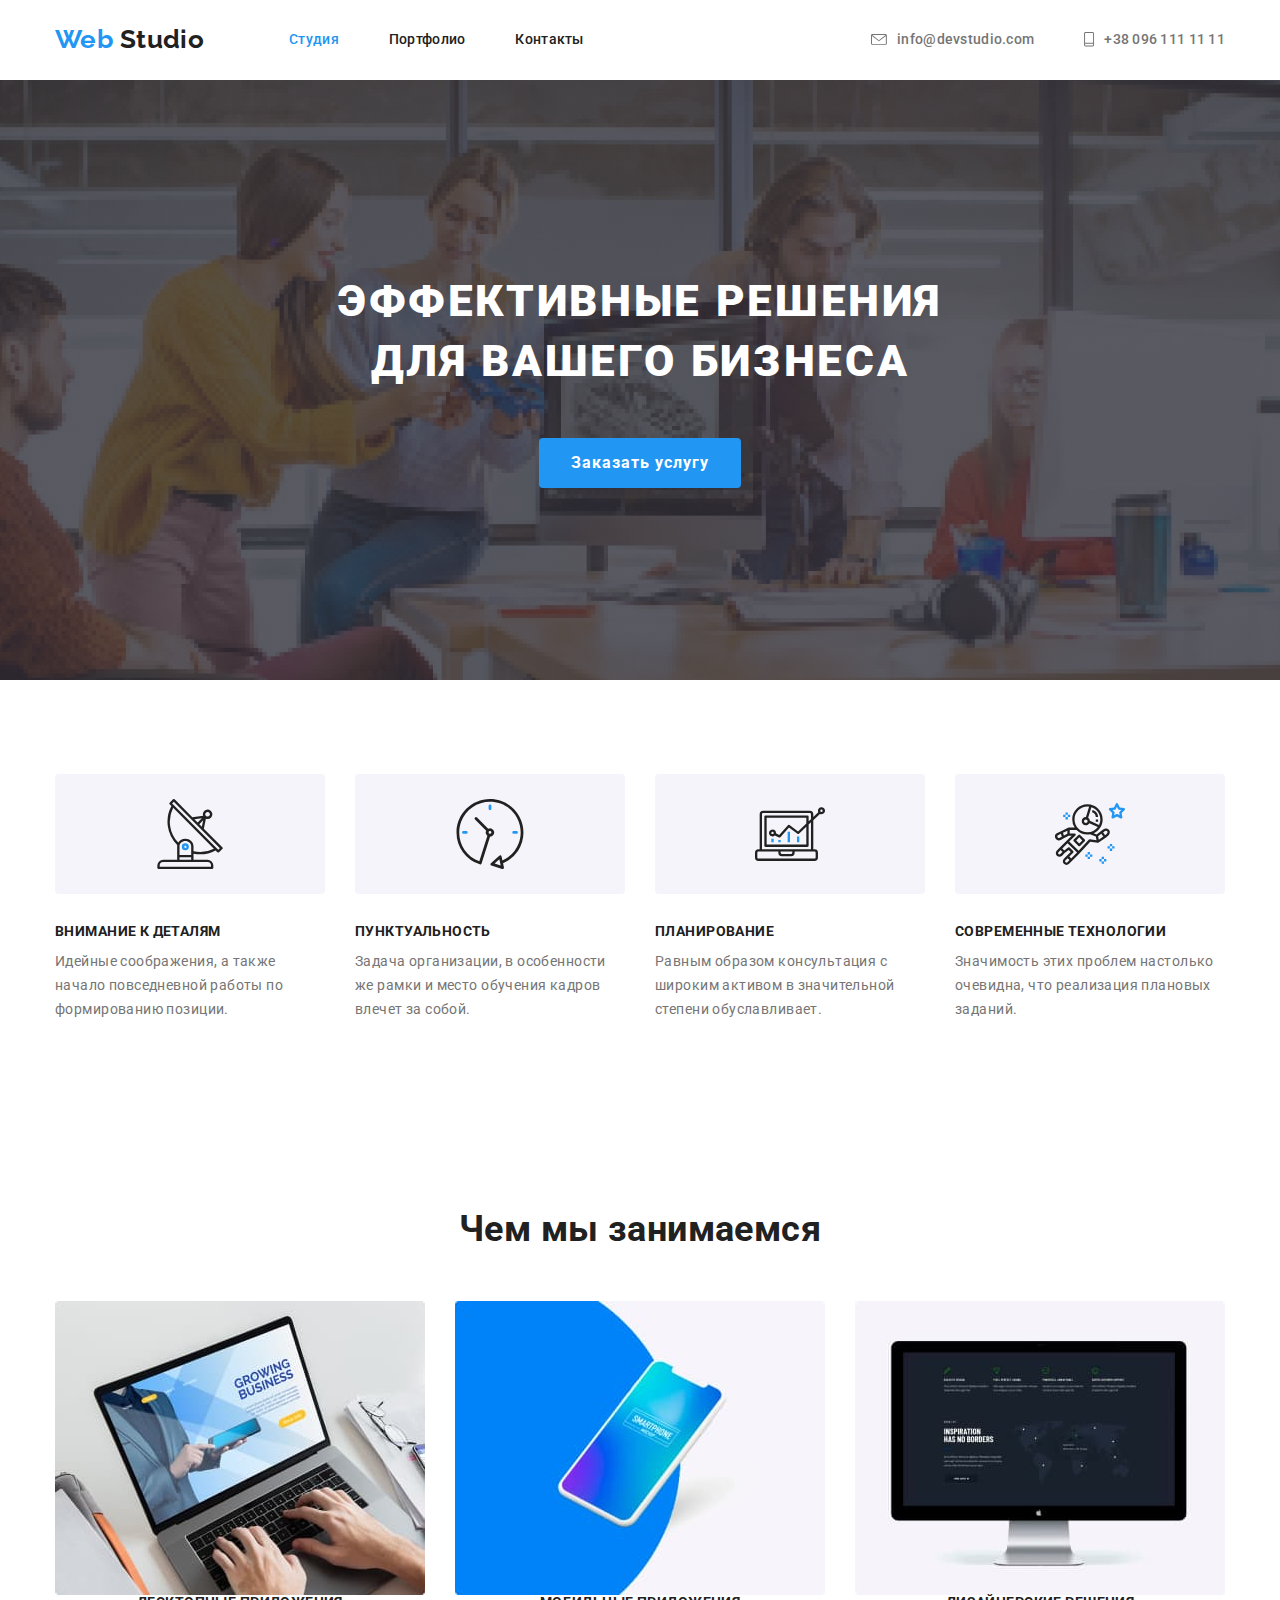
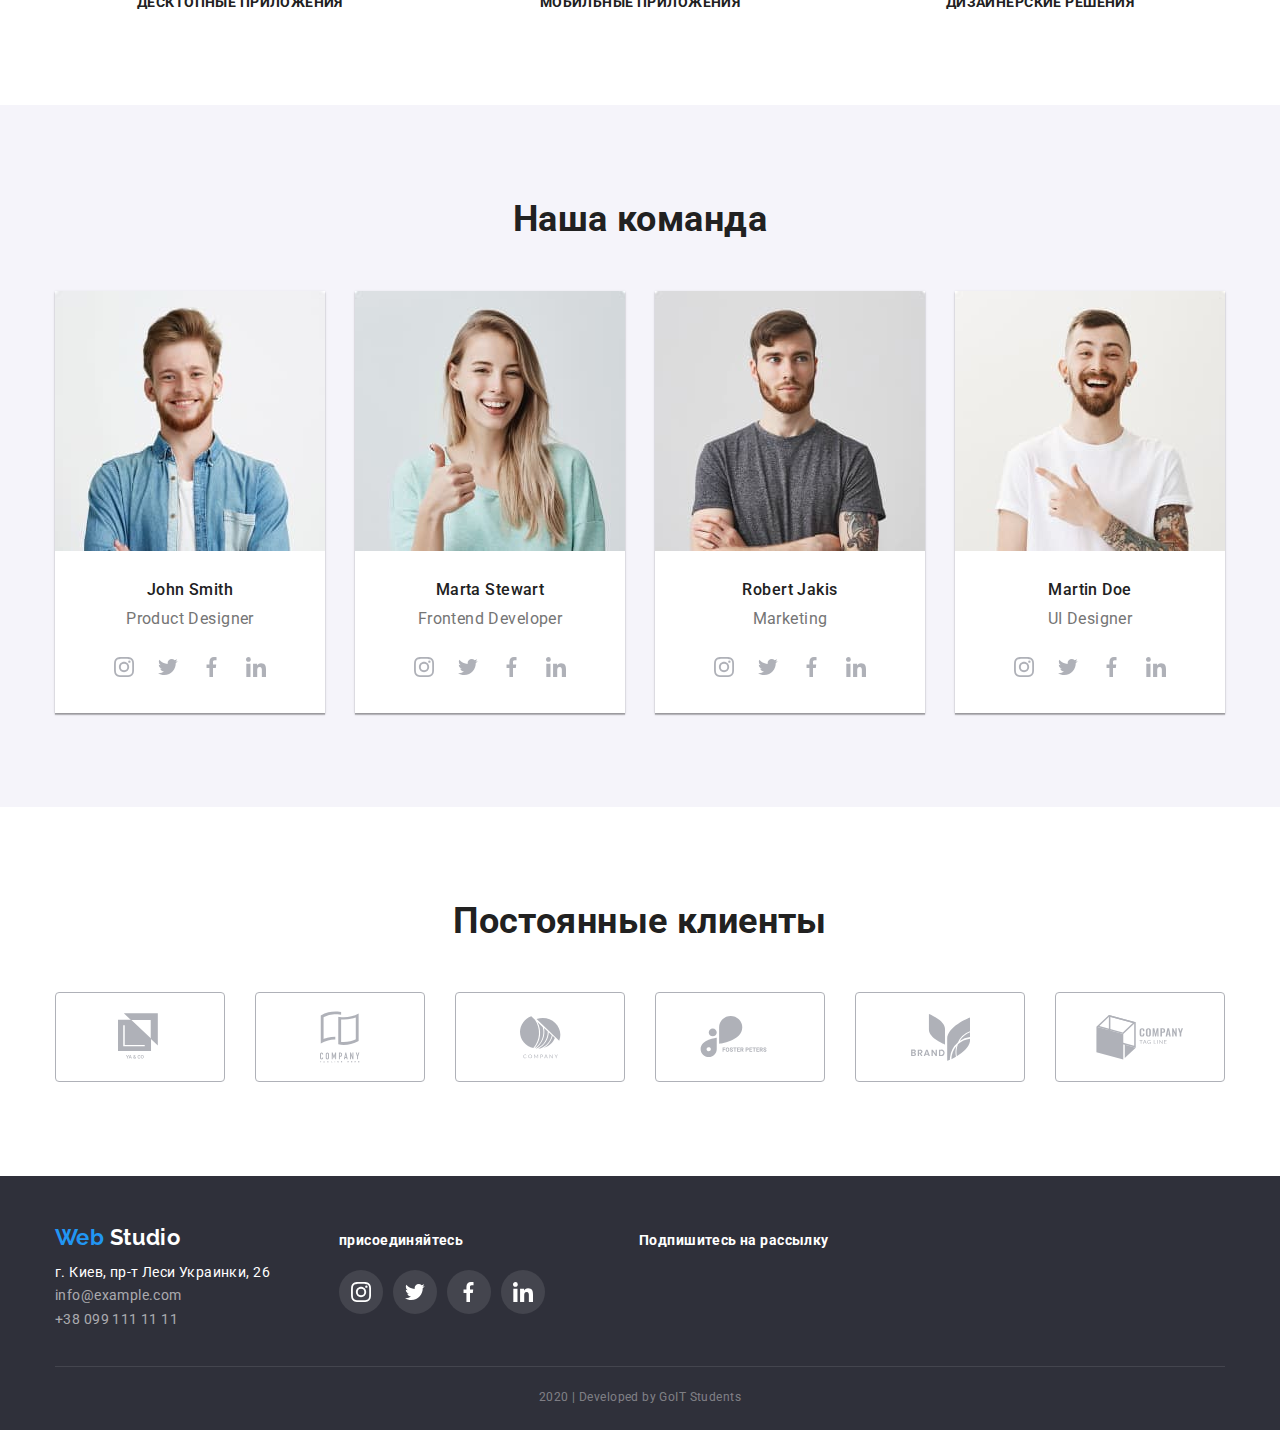
<file: index.html>
<!DOCTYPE html>
<html lang="ru">
  <head>
    <meta charset="UTF-8" />
    <meta name="viewport" content="width=device-width, initial-scale=1.0" />
    <title>Web Studio</title>
    <link
      href="https://fonts.googleapis.com/css2?family=Raleway:wght@700&family=Roboto:wght@400;500;700;900&display=swap"
      rel="stylesheet"
    />
    <link
      rel="stylesheet"
      href="https://cdnjs.cloudflare.com/ajax/libs/modern-normalize/0.6.0/modern-normalize.min.css"
    />
    <link rel="stylesheet" href="./css/styles.css" />
  </head>

  <body>
    <!-- Website navigation -->
    <header class="heder">
      <div class="container page-header">
        <nav class="main-nav">
          <a href="" class="logo black"
            ><span class="accent">Web</span> Studio</a
          >
          <ul class="site-nav list">
            <li class="item">
              <a class="link current" href="./index.html">Студия</a>
            </li>
            <li class="item">
              <a class="link" href="./portfolio.html">Портфолио</a>
            </li>
            <li class="item"><a class="link" href="">Контакты</a></li>
          </ul>
        </nav>
        <ul class="contacts list">
          <li class="item">
            <a
              class="link"
              href="mailto:nfo@devstudio.com"
              aria-label="Иконка мейл"
            >
              <svg class="contacts-icon" width="16" height="11">
                <use href="./images/sprite.svg#icon-mail"></use>
              </svg>
              info@devstudio.com
            </a>
          </li>
          <li class="item">
            <a
              class="link"
              href="tel:+380961111111"
              aria-label="Иконка телефона"
            >
              <svg class="contacts-icon" width="10" height="15">
                <use href="./images/sprite.svg#icon-phone"></use>
              </svg>
              +38 096 111 11 11
            </a>
          </li>
        </ul>
      </div>
    </header>
    <main>
      <!-- Website Hero -->
      <section class="hero">
        <div class="hero-container">
          <h1 class="hero-title">
            эффективные решения<br />для вашего бизнеса
          </h1>
          <a href="" class="button">Заказать услугу</a>
        </div>
      </section>
      <!-- Features -->
      <section class="section">
        <div class="container">
          <h2 class="section-title visually-hidden">Features</h2>
          <ul class="features list">
            <li class="item">
              <div class="features-icon-background">
                <svg class="features-icon">
                  <use href="./images/sprite.svg#antenna"></use>
                </svg>
              </div>
              <h3 class="features-title">Внимание к деталям</h3>
              <p class="text">
                Идейные соображения, а также начало повседневной работы по
                формированию позиции.
              </p>
            </li>
            <li class="item">
              <div class="features-icon-background">
                <svg class="features-icon">
                  <use href="./images/sprite.svg#clock"></use>
                </svg>
              </div>
              <h3 class="features-title">Пунктуальность</h3>
              <p class="text">
                Задача организации, в особенности же рамки и место обучения
                кадров влечет за собой.
              </p>
            </li>
            <li class="item">
              <div class="features-icon-background">
                <svg class="features-icon">
                  <use href="./images/sprite.svg#diagram"></use>
                </svg>
              </div>
              <h3 class="features-title">Планирование</h3>
              <p class="text">
                Равным образом консультация с широким активом в значительной
                степени обуславливает.
              </p>
            </li>
            <li class="item">
              <div class="features-icon-background">
                <svg class="features-icon">
                  <use href="./images/sprite.svg#astronaut"></use>
                </svg>
              </div>
              <h3 class="features-title">Современные технологии</h3>
              <p class="text">
                Значимость этих проблем настолько очевидна, что реализация
                плановых заданий.
              </p>
            </li>
          </ul>
        </div>
      </section>
      <!-- Services -->
      <section class="section">
        <div class="container">
          <h2 class="section-title">Чем мы занимаемся</h2>
          <ul class="services list">
            <li class="item">
              <a class="link-decoration" href=""
                ><img
                  src="./images/img-note.jpg"
                  alt="Изображение ноутбука"
                  width="370"
                  height="294"
              /></a>
              <h3 class="services-title">Десктопные приложения</h3>
            </li>
            <li class="item">
              <a class="link-decoration" href=""
                ><img
                  src="./images/box.jpg"
                  alt="Изображение телефона"
                  width="370"
                  height="294"
              /></a>
              <h3 class="services-title">Мобильные приложения</h3>
            </li>
            <li class="item">
              <a class="link-decoration" href=""
                ><img
                  src="./images/img-mon.jpg"
                  alt="Изображения монитора"
                  width="370"
                  height="294"
              /></a>
              <h3 class="services-title">Дизайнерские решения</h3>
            </li>
          </ul>
        </div>
      </section>
      <!-- Team -->
      <section class="section background-accent">
        <div class="container title-padding">
          <h2 class="section-title">Наша команда</h2>
          <ul class="team list">
            <li class="item">
              <img
                class="team-image"
                src="./images/team1.jpg"
                alt="Фото Джон Смит"
                width="270"
                height="260"
              />
              <h3 class="team-name">John Smith</h3>
              <p class="team-profession">Product Designer</p>
              <ul class="social list">
                <li>
                  <a
                    href=""
                    class="link-decoration"
                    aria-label="Иконка инстаграм"
                  >
                    <svg class="soc-icon" width="20" height="20">
                      <use href="./images/sprite.svg#instagram"></use>
                    </svg>
                  </a>
                </li>
                <li>
                  <a href="" class="link-decoration" aria-label="Иконка твитер">
                    <svg class="soc-icon" width="20" height="20">
                      <use href="./images/sprite.svg#twitter"></use>
                    </svg>
                  </a>
                </li>
                <li>
                  <a
                    href=""
                    class="link-decoration"
                    aria-label="Иконка фейсбук"
                  >
                    <svg class="soc-icon" width="20" height="20">
                      <use href="./images/sprite.svg#facebook"></use>
                    </svg>
                  </a>
                </li>
                <li>
                  <a
                    href=""
                    class="link-decoration"
                    aria-label="Иконка линкедИн"
                  >
                    <svg class="soc-icon" width="20" height="20">
                      <use href="./images/sprite.svg#linkedin"></use>
                    </svg>
                  </a>
                </li>
              </ul>
            </li>
            <li class="item">
              <img
                class="team-image"
                src="./images/team2.jpg"
                alt="Фото Марта Стиварт"
                width="270"
                height="260"
              />
              <h3 class="team-name">Marta Stewart</h3>
              <p class="team-profession">Frontend Developer</p>
              <ul class="social list">
                <li>
                  <a
                    href=""
                    class="link-decoration"
                    aria-label="Иконка инстаграм"
                  >
                    <svg class="soc-icon" width="20" height="20">
                      <use href="./images/sprite.svg#instagram"></use>
                    </svg>
                  </a>
                </li>
                <li>
                  <a href="" class="link-decoration" aria-label="Иконка твитер">
                    <svg class="soc-icon" width="20" height="20">
                      <use href="./images/sprite.svg#twitter"></use>
                    </svg>
                  </a>
                </li>
                <li>
                  <a
                    href=""
                    class="link-decoration"
                    aria-label="Иконка фейсбук"
                  >
                    <svg class="soc-icon" width="20" height="20">
                      <use href="./images/sprite.svg#facebook"></use>
                    </svg>
                  </a>
                </li>
                <li>
                  <a
                    href=""
                    class="link-decoration"
                    aria-label="Иконка линкедИн"
                  >
                    <svg class="soc-icon" width="20" height="20">
                      <use href="./images/sprite.svg#linkedin"></use>
                    </svg>
                  </a>
                </li>
              </ul>
            </li>
            <li class="item">
              <img
                class="team-image"
                src="./images/team3.jpg"
                alt="Фото Роберт Джакис"
                width="270"
                height="260"
              />
              <h3 class="team-name">Robert Jakis</h3>
              <p class="team-profession">Marketing</p>
              <ul class="social list">
                <li>
                  <a
                    href=""
                    class="link-decoration"
                    aria-label="Иконка инстаграм"
                  >
                    <svg class="soc-icon" width="20" height="20">
                      <use href="./images/sprite.svg#instagram"></use>
                    </svg>
                  </a>
                </li>
                <li>
                  <a href="" class="link-decoration" aria-label="Иконка твитер">
                    <svg class="soc-icon" width="20" height="20">
                      <use href="./images/sprite.svg#twitter"></use>
                    </svg>
                  </a>
                </li>
                <li>
                  <a
                    href=""
                    class="link-decoration"
                    aria-label="Иконка фейсбук"
                  >
                    <svg class="soc-icon" width="20" height="20">
                      <use href="./images/sprite.svg#facebook"></use>
                    </svg>
                  </a>
                </li>
                <li>
                  <a
                    href=""
                    class="link-decoration"
                    aria-label="Иконка линкедИн"
                  >
                    <svg class="soc-icon" width="20" height="20">
                      <use href="./images/sprite.svg#linkedin"></use>
                    </svg>
                  </a>
                </li>
              </ul>
            </li>
            <li class="item">
              <img
                class="team-image"
                src="./images/team4.jpg"
                alt="Фото Мартин До"
                width="270"
                height="260"
              />
              <h3 class="team-name">Martin Doe</h3>
              <p class="team-profession">UI Designer</p>
              <ul class="social list">
                <li>
                  <a
                    href=""
                    class="link-decoration"
                    aria-label="Иконка инстаграм"
                  >
                    <svg class="soc-icon" width="20" height="20">
                      <use href="./images/sprite.svg#instagram"></use>
                    </svg>
                  </a>
                </li>
                <li>
                  <a href="" class="link-decoration" aria-label="Иконка твитер">
                    <svg class="soc-icon" width="20" height="20">
                      <use href="./images/sprite.svg#twitter"></use>
                    </svg>
                  </a>
                </li>
                <li>
                  <a
                    href=""
                    class="link-decoration"
                    aria-label="Иконка фейсбук"
                  >
                    <svg class="soc-icon" width="20" height="20">
                      <use href="./images/sprite.svg#facebook"></use>
                    </svg>
                  </a>
                </li>
                <li>
                  <a
                    href=""
                    class="link-decoration"
                    aria-label="Иконка линкедИн"
                  >
                    <svg class="soc-icon" width="20" height="20">
                      <use href="./images/sprite.svg#linkedin"></use>
                    </svg>
                  </a>
                </li>
              </ul>
            </li>
          </ul>
        </div>
      </section>
      <!-- Regular client -->
      <section class="section">
        <div class="container">
          <h2 class="section-title">Постоянные клиенты</h2>
          <ul class="client list">
            <li class="item">
              <a href="" class="link-decoration" aria-label="Логотип компании">
                <svg class="client-logo" width="44" height="49">
                  <use href="./images/sprite.svg#logo1"></use>
                </svg>
              </a>
            </li>
            <li class="item">
              <a href="" class="link-decoration" aria-label="Логотип компании">
                <svg class="client-logo" width="40" height="52">
                  <use href="./images/sprite.svg#logo2"></use>
                </svg>
              </a>
            </li>
            <li class="item">
              <a href="" class="link-decoration" aria-label="Логотип компании">
                <svg class="client-logo" width="41" height="43">
                  <use href="./images/sprite.svg#logo3"></use>
                </svg>
              </a>
            </li>
            <li class="item">
              <a href="" class="link-decoration" aria-label="Логотип компании">
                <svg class="client-logo" width="80" height="42">
                  <use href="./images/sprite.svg#logo4"></use>
                </svg>
              </a>
            </li>
            <li class="item">
              <a href="" class="link-decoration" aria-label="Логотип компании">
                <svg class="client-logo" width="59" height="47">
                  <use href="./images/sprite.svg#logo5"></use>
                </svg>
              </a>
            </li>
            <li class="item">
              <a href="" class="link-decoration" aria-label="Логотип компании">
                <svg class="client-logo" width="88" height="45">
                  <use href="./images/sprite.svg#logo6"></use>
                </svg>
              </a>
            </li>
          </ul>
        </div>
      </section>
    </main>
    <!-- Footer -->
    <footer class="footer">
      <div class="container">
        <div class="footer-container">
          <div class="address-container">
            <a class="logo white" href="#"
              ><span class="accent">Web</span> Studio</a
            >
            <address class="address-footer">
              г. Киев, пр-т Леси Украинки, 26<br />
              <a href="mailto:info@example.com" class="link">info@example.com</a
              ><br />
              <a href="tel:+380991111111" class="link">+38 099 111 11 11</a>
            </address>
          </div>
          <div class="link-conteiner">
            <p class="subscription">присоединяйтесь</p>
            <ul class="social list">
              <li>
                <a
                  href="#"
                  class="link-decoration footer-soc"
                  aria-label="Иконка инстаграм"
                >
                  <svg class="soc-icon" width="20" height="20">
                    <use href="./images/sprite.svg#instagram"></use>
                  </svg>
                </a>
              </li>
              <li>
                <a
                  href="#"
                  class="link-decoration footer-soc"
                  aria-label="Иконка твитер"
                >
                  <svg class="soc-icon" width="20" height="20">
                    <use href="./images/sprite.svg#twitter"></use>
                  </svg>
                </a>
              </li>
              <li>
                <a
                  href="#"
                  class="link-decoration footer-soc"
                  aria-label="Иконка фейсбук"
                >
                  <svg class="soc-icon" width="20" height="20">
                    <use href="./images/sprite.svg#facebook"></use>
                  </svg>
                </a>
              </li>
              <li>
                <a
                  href="#"
                  class="link-decoration footer-soc no-margin"
                  aria-label="Иконка линкедИн"
                >
                  <svg class="soc-icon" width="20" height="20">
                    <use href="./images/sprite.svg#linkedin"></use>
                  </svg>
                </a>
              </li>
            </ul>
          </div>
          <p class="subscription">Подпишитесь на рассылку</p>
        </div>
        <p class="copyright">2020 &#124; Developed by GoIT Students</p>
      </div>
    </footer>
  </body>
</html>
</file>
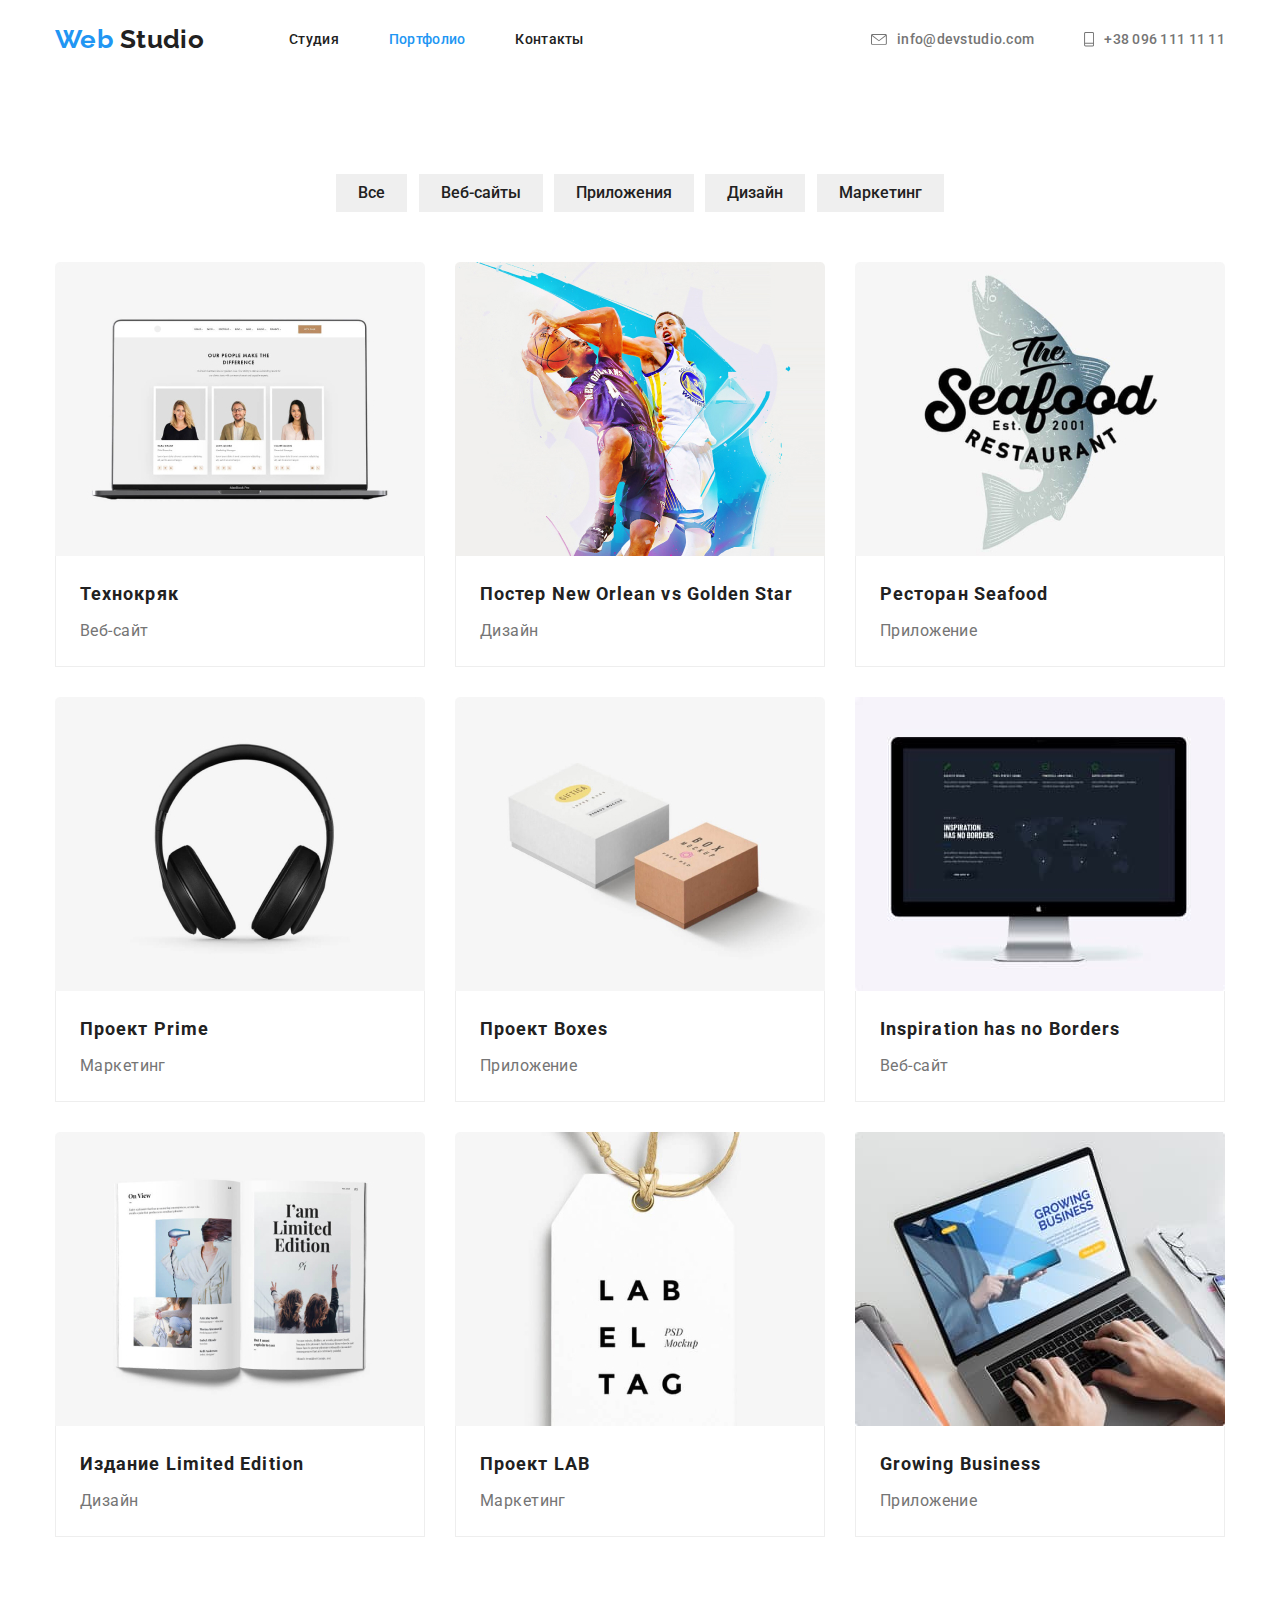
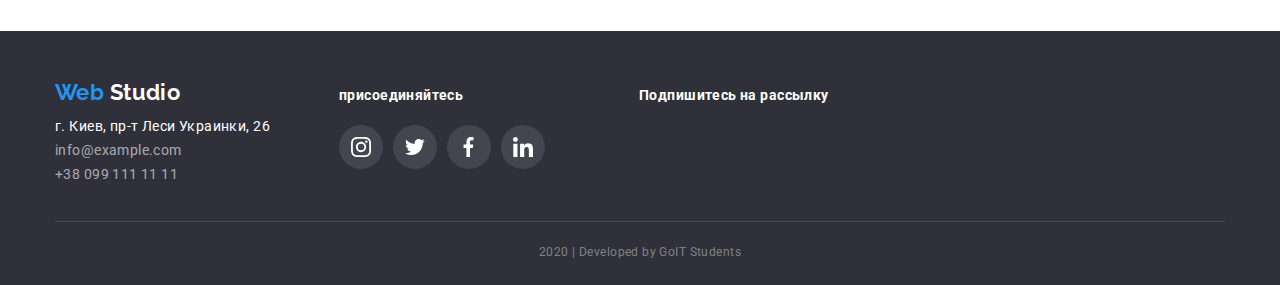
<file: portfolio.html>
<!DOCTYPE html>
<html lang="ru">
  <head>
    <meta charset="UTF-8" />
    <meta name="viewport" content="width=device-width, initial-scale=1.0" />
    <title>Web Studio</title>
    <link
      href="https://fonts.googleapis.com/css2?family=Raleway:wght@700&family=Roboto:wght@400;500;700;900&display=swap"
      rel="stylesheet"
    />
    <link
      rel="stylesheet"
      href="https://cdnjs.cloudflare.com/ajax/libs/modern-normalize/0.6.0/modern-normalize.min.css"
    />
    <link rel="stylesheet" href="./css/styles.css" />
  </head>

  <body>
    <!-- Website navigation -->
    <header class="heder">
      <div class="container page-header">
        <nav class="main-nav">
          <a href="#" class="logo black"
            ><span class="accent">Web</span> Studio</a
          >
          <ul class="site-nav list">
            <li class="item"><a class="link" href="./index.html">Студия</a></li>
            <li class="item">
              <a class="link current" href="./portfolio.html">Портфолио</a>
            </li>
            <li class="item"><a class="link" href="">Контакты</a></li>
          </ul>
        </nav>
        <ul class="contacts list">
          <li class="item">
            <a
              class="link"
              href="mailto:nfo@devstudio.com"
              aria-label="Иконка мейл"
            >
              <svg class="contacts-icon" width="16" height="11">
                <use href="./images/sprite.svg#icon-mail"></use>
              </svg>
              info@devstudio.com
            </a>
          </li>
          <li class="item">
            <a
              class="link"
              href="tel:+380961111111"
              aria-label="Иконка телефона"
            >
              <svg class="contacts-icon" width="10" height="15">
                <use href="./images/sprite.svg#icon-phone"></use>
              </svg>
              +38 096 111 11 11
            </a>
          </li>
        </ul>
      </div>
    </header>
    <main>
      <!-- Portfolio -->
      <section class="portfolio">
        <div class="container">
          <h1 class="portfolio-title center visually-hidden">Портфолио</h1>
          <div class="section-btn">
            <button type="button" class="btn">Все</button>
            <button type="button" class="btn">Веб-сайты</button>
            <button type="button" class="btn">Приложения</button>
            <button type="button" class="btn">Дизайн</button>
            <button type="button" class="btn">Маркетинг</button>
          </div>
          <ul class="portfolio-list list">
            <li class="item">
              <a href="#" class="link-decoration">
                <img
                  class="portfolio-img"
                  src="./images/pr1.jpg"
                  alt="Изображение ноутбука"
                  width="370"
                  height="294"
                />
                <div class="card-content">
                  <h2 class="portfolio-subtitle">Технокряк</h2>
                  <p class="portfolio-desc">Веб-сайт</p>
                </div>
              </a>
              <!-- <p class="portfolio-excerpt">Технокряк это современная площадка распространения коронавируса. Компании используют эту платформу для цифрового шпионажа и атак на защищённые сервера конкурентов.</p> -->
            </li>
            <li class="item">
              <a href="#" class="link-decoration">
                <img
                  class="portfolio-img"
                  src="./images/pr2.jpg"
                  alt="Постер баскетбол"
                  width="370"
                  height="294"
                />

                <div class="card-content">
                  <h2 class="portfolio-subtitle">
                    Постер New Orlean vs Golden Star
                  </h2>
                  <p class="portfolio-desc">Дизайн</p>
                </div>
              </a>
              <!-- <p class="portfolio-excerpt">Технокряк это современная площадка распространения коронавируса. Компании используют эту платформу для цифрового шпионажа и атак на защищённые сервера конкурентов.</p> -->
            </li>
            <li class="item">
              <a href="#" class="link-decoration">
                <img
                  class="portfolio-img"
                  src="./images/pr3.jpg"
                  alt="Изображение логотипа ресторана"
                  width="370"
                  height="294"
                />
                <div class="card-content">
                  <h2 class="portfolio-subtitle">Ресторан Seafood</h2>
                  <p class="portfolio-desc">Приложение</p>
                </div>
              </a>
              <!-- <p class="portfolio-excerpt">Технокряк это современная площадка распространения коронавируса. Компании используют эту платформу для цифрового шпионажа и атак на защищённые сервера конкурентов.</p> -->
            </li>
            <li class="item">
              <a href="#" class="link-decoration">
                <img
                  class="portfolio-img"
                  src="./images/pr4.jpg"
                  alt="Изображение наушников"
                  width="370"
                  height="294"
                />
                <div class="card-content">
                  <h2 class="portfolio-subtitle">Проект Prime</h2>
                  <p class="portfolio-desc">Маркетинг</p>
                </div>
              </a>
              <!-- <p class="portfolio-excerpt">Технокряк это современная площадка распространения коронавируса. Компании используют эту платформу для цифрового шпионажа и атак на защищённые сервера конкурентов.</p> -->
            </li>
            <li class="item">
              <a href="#" class="link-decoration">
                <img
                  class="portfolio-img"
                  src="./images/pr5.jpg"
                  alt="Изображение коробок"
                  width="370"
                  height="294"
                />
                <div class="card-content">
                  <h2 class="portfolio-subtitle">Проект Boxes</h2>
                  <p class="portfolio-desc">Приложение</p>
                </div>
              </a>
              <!-- <p class="portfolio-excerpt">Технокряк это современная площадка распространения коронавируса. Компании используют эту платформу для цифрового шпионажа и атак на защищённые сервера конкурентов.</p> -->
            </li>
            <li class="item">
              <a href="#" class="link-decoration">
                <img
                  class="portfolio-img"
                  src="./images/img-mon.jpg"
                  alt="Изображение монитора"
                  width="370"
                  height="294"
                />
                <div class="card-content">
                  <h2 class="portfolio-subtitle">Inspiration has no Borders</h2>
                  <p class="portfolio-desc">Веб-сайт</p>
                </div>
              </a>
              <!-- <p class="portfolio-excerpt">Технокряк это современная площадка распространения коронавируса. Компании используют эту платформу для цифрового шпионажа и атак на защищённые сервера конкурентов.</p> -->
            </li>
            <li class="item">
              <a href="#" class="link-decoration">
                <img
                  class="portfolio-img"
                  src="./images/pr7.jpg"
                  alt="Изображение журнала"
                  width="370"
                  height="294"
                />
                <div class="card-content">
                  <h2 class="portfolio-subtitle">Издание Limited Edition</h2>
                  <p class="portfolio-desc">Дизайн</p>
                </div>
              </a>
              <!-- <p class="portfolio-excerpt">Технокряк это современная площадка распространения коронавируса. Компании используют эту платформу для цифрового шпионажа и атак на защищённые сервера конкурентов.</p> -->
            </li>
            <li class="item">
              <a href="#" class="link-decoration">
                <img
                  class="portfolio-img"
                  src="./images/pr8.jpg"
                  alt="Изображение бирки"
                  width="370"
                  height="294"
                />
                <div class="card-content">
                  <h2 class="portfolio-subtitle">Проект LAB</h2>
                  <p class="portfolio-desc">Маркетинг</p>
                </div>
              </a>
              <!-- <p class="portfolio-excerpt">Технокряк это современная площадка распространения коронавируса. Компании используют эту платформу для цифрового шпионажа и атак на защищённые сервера конкурентов.</p> -->
            </li>
            <li class="item">
              <a href="#" class="link-decoration">
                <img
                  class="portfolio-img"
                  src="./images/img-note.jpg"
                  alt="Изображение ноутбука"
                  width="370"
                  height="294"
                />
                <div class="card-content">
                  <h2 class="portfolio-subtitle">Growing Business</h2>
                  <p class="portfolio-desc">Приложение</p>
                </div>
              </a>
              <!-- <p class="portfolio-excerpt">Технокряк это современная площадка распространения коронавируса. Компании используют эту платформу для цифрового шпионажа и атак на защищённые сервера конкурентов.</p> -->
            </li>
          </ul>
        </div>
      </section>
    </main>
    <!-- Footer -->
    <footer class="footer">
      <div class="container">
        <div class="footer-container">
          <div class="address-container">
            <a class="logo white" href=""
              ><span class="accent">Web</span> Studio</a
            >
            <address class="address-footer">
              г. Киев, пр-т Леси Украинки, 26<br />
              <a href="mailto:info@example.com" class="link">info@example.com</a
              ><br />
              <a href="tel:+380991111111" class="link">+38 099 111 11 11</a>
            </address>
          </div>
          <div class="link-conteiner">
            <p class="subscription">присоединяйтесь</p>
            <ul class="social list">
              <li>
                <a
                  href=""
                  class="link-decoration footer-soc"
                  aria-label="Иконка инстаграм"
                >
                  <svg class="soc-icon" width="20" height="20">
                    <use href="./images/sprite.svg#instagram"></use>
                  </svg>
                </a>
              </li>
              <li>
                <a
                  href=""
                  class="link-decoration footer-soc"
                  aria-label="Иконка твитер"
                >
                  <svg class="soc-icon" width="20" height="20">
                    <use href="./images/sprite.svg#twitter"></use>
                  </svg>
                </a>
              </li>
              <li>
                <a
                  href=""
                  class="link-decoration footer-soc"
                  aria-label="Иконка фейсбук"
                >
                  <svg class="soc-icon" width="20" height="20">
                    <use href="./images/sprite.svg#facebook"></use>
                  </svg>
                </a>
              </li>
              <li>
                <a
                  href=""
                  class="link-decoration footer-soc no-margin"
                  aria-label="Иконка линкедИн"
                >
                  <svg class="soc-icon" width="20" height="20">
                    <use href="./images/sprite.svg#linkedin"></use>
                  </svg>
                </a>
              </li>
            </ul>
          </div>
          <p class="subscription">Подпишитесь на рассылку</p>
        </div>
        <p class="copyright">2020 &#124; Developed by GoIT Students</p>
      </div>
    </footer>
  </body>
</html>
</file>
<file: css/styles.css>
html {
  box-sizing: border-box;
}

*,
*::before,
*::after {
  box-sizing: inherit;
}
:root {
  --background-text-white: #ffffff;
  --background-accent: #f5f4fa;
  --primary-text-color: #757575;
  --title-text-color: #212121;
  --accent-color: #2196f3;
  --address-text-color: rgba(255, 255, 255, 0.6);
  --background-footer-color: #2f303a;
  --border-color: #eeeeee;
  --icon-color: #afb1b8;
}
body {
  margin: 0;
  background-color: var(--background-text-white);
  color: var(--primary-text-color);
  font-family: Roboto, sans-serif;
  font-size: 14px;
  line-height: 1.7;
  letter-spacing: 0.03em;
}
img {
  display: block;
  max-width: 100%;
  height: auto;
}
.heder {
  background-color: var(--background-text-white);
}
.accent {
  color: var(--accent-color);
}
.background-accent {
  background-color: var(--background-accent);
}
.visually-hidden {
  position: absolute;
  width: 1px;
  height: 1px;
  margin: -1px;
  border: 0;
  padding: 0;
  clip: rect(0 0 0 0);
  overflow: hidden;
}
.container {
  margin-left: auto;
  margin-right: auto;
  width: 1200px;
  padding-left: 15px;
  padding-right: 15px;
}
.link-decoration {
  display: block;
  margin-top: 0;
  text-decoration: none;
}
.list {
  padding: 0;
  margin: 0;
  list-style: none;
}
/* logo */
.logo.black {
  color: var(--title-text-color);
  font-family: raleway, sans-serif;
  font-weight: 700;
  font-size: 26px;
  line-height: 1.2;
  text-decoration: none;
}
.logo.white {
  display: inline-block;
  margin-bottom: 10px;

  color: var(--background-text-white);
  font-family: raleway, sans-serif;
  font-weight: 700;
  font-size: 22px;
  line-height: 1.2;
  text-decoration: none;
}

/* site nav */
.page-header,
.main-nav {
  display: flex;
  align-items: center;
}
.site-nav {
  display: flex;
  margin-left: 85px;
}
.site-nav .item:not(:last-child) {
  margin-right: 50px;
}
.site-nav .link {
  display: block;
  padding-top: 32px;
  padding-bottom: 32px;

  color: var(--title-text-color);
  font-style: normal;
  font-weight: 500;
  font-size: 14px;
  line-height: 1.14;
  letter-spacing: 0.02em;
  text-decoration: none;
}
.site-nav .link:hover,
.site-nav .link:focus {
  color: var(--accent-color);
}
.site-nav .link.current {
  color: var(--accent-color);
}

/* site contacts */
.contacts {
  display: flex;
  margin-left: auto;
  align-items: center;
}
.contacts .item:not(:last-child) {
  margin-right: 50px;
}
.contacts .link {
  display: flex;
  align-items: center;
  padding-top: 32px;
  padding-bottom: 32px;

  color: var(--primary-text-color);
  fill: currentColor;
  font-weight: 500;
  font-size: 14px;
  line-height: 1.14;
  letter-spacing: 0.02em;
  text-decoration: none;
}
.contacts .link:hover,
.contacts .link:focus {
  color: var(--accent-color);
  fill: var(--accent-color);
}
.contacts-icon {
  margin-right: 10px;
}

/* hero */

.hero {
  display: flex;
  align-items: center;
  justify-content: center;
  text-align: center;
  margin-left: auto;
  margin-right: auto;
  max-width: 1600px;
  height: 600px;
  background-image: linear-gradient(
      to right,
      rgba(47, 48, 58, 0.8),
      rgba(47, 48, 58, 0.8)
    ),
    url('../images/Header.jpg');
  background-color: var(--primary-text-color);
  background-repeat: no-repeat;
  background-position: center;
  background-size: cover;
}
.hero-title {
  margin-top: 0;
  margin-bottom: 46px;

  color: var(--background-text-white);
  font-weight: 900;
  font-size: 44px;
  line-height: 1.36;
  letter-spacing: 0.06em;
  text-transform: uppercase;
}

/* section */
.section {
  padding-top: 94px;
  padding-bottom: 94px;
}
.section-title {
  margin-top: 0;
  margin-bottom: 50px;
  color: var(--title-text-color);
  font-size: 36px;
  line-height: 1.16;
  text-align: center;
}

/* features */

.features {
  display: flex;
}
.features .features-title {
  margin-top: 0;
  margin-bottom: 10px;

  color: var(--title-text-color);
  font-size: 14px;
  line-height: 1.14;
  text-transform: uppercase;
}
.features .item {
  width: 270px;
  margin-right: 30px;
}
.features .item:last-child {
  margin-right: 0;
}
.features .link-decoration {
  margin-bottom: 30px;
}
.features-icon-background {
  display: flex;
  justify-content: center;
  align-items: center;
  width: 270px;
  height: 120px;
  margin-bottom: 30px;
  background: #f5f4fa;
  border-radius: 4px;
}
.features-icon {
  display: block;
  width: 70px;
  height: 70px;
}
.features .text {
  margin: 0;
}

/* services */

.services {
  display: flex;
}
.services .item {
  width: 370px;
  margin-right: 30px;
}
.services .item:last-child {
  margin-right: 0;
}
.services .services-title {
  margin: 0;

  color: var(--title-text-color);
  font-size: 14px;
  line-height: 1.14;
  text-align: center;
  text-transform: uppercase;
}

/* team */
.team {
  display: flex;
}
.team .item {
  width: 270px;
  margin-right: 30px;
  box-shadow: 0px 2px 1px rgba(0, 0, 0, 0.2), 0px 1px 1px rgba(0, 0, 0, 0.14),
    0px 1px 3px rgba(0, 0, 0, 0.12);
  background-color: var(--background-text-white);
  text-align: center;
}
.team .item:last-child {
  margin-right: 0;
}
.team-image {
  margin-top: 0;
  margin-bottom: 30px;
}
.team-name {
  margin-top: 0;
  margin-bottom: 10px;

  color: var(--title-text-color);
  font-weight: 500;
  font-size: 16px;
  line-height: 1.18;
}
.team-profession {
  margin: 0;
  margin-bottom: 16px;

  font-size: 16px;
  line-height: 1.18;
}
.social {
  display: flex;
  justify-content: center;
  padding-bottom: 24px;
}

.social .link-decoration {
  display: flex;
  justify-content: center;
  align-items: center;
  color: var(--icon-color);
  width: 44px;
  height: 44px;
  border-radius: 50%;
}
.social .link-decoration:hover,
.social .link-decoration:focus {
  color: var(--background-text-white);
  background-color: var(--accent-color);
}
.soc-icon {
  fill: currentColor;
}

/* Client */
.client {
  display: flex;
}
.client .item {
  width: 170px;
  margin-right: 30px;
}
.client .item:last-child {
  margin-right: 0;
}
.client .link-decoration {
  display: flex;
  justify-content: center;
  align-items: center;
  width: 170px;
  height: 90px;
  border: 1px solid var(--icon-color);
  border-radius: 4px;
  color: var(--icon-color);
}
.client .link-decoration:hover,
.client .link-decoration:focus {
  border: 1px solid var(--accent-color);
  color: var(--accent-color);
}
.client-logo {
  fill: currentColor;
}

/* Footer */
.footer-container {
  display: flex;
  padding-top: 48px;
  padding-bottom: 28px;
  align-items: baseline;
}
.social .item {
  display: flex;
  align-items: center;
}
.address-container {
  margin-right: 69px;
}
.link-conteiner {
  margin-right: 94px;
}
.social .item:not(:last-child) {
  margin-right: 10px;
}
.footer {
  background-color: var(--background-footer-color);
}
.address-footer {
  color: var(--background-text-white);
  font-style: normal;
}
.address-footer .link {
  color: var(--address-text-color);
  font-style: normal;
  text-decoration: none;
}
.footer .subscription {
  display: block;
  margin: 0;
  margin-bottom: 21px;

  color: var(--background-text-white);
  font-weight: 700;
  font-size: 14px;
  line-height: 1.14;
}
.copyright {
  margin: 0;
  padding-top: 18px;
  padding-bottom: 21px;
  border-top: 1px solid rgba(255, 255, 255, 0.1);

  color: rgba(255, 255, 255, 0.4);
  font-size: 12px;
  line-height: 2;
  text-align: center;
}
.link-decoration.footer-soc {
  background-color: #44454e;
  border-radius: 50%;
  color: var(--background-text-white);
  margin-right: 10px;
}
.footer-soc.no-margin {
  margin-right: 0;
}

/* .button-footer {
  margin-top: 0;
  padding-top: 10px;
  padding-bottom: 10px;
  min-width: 200px;
  
  border-radius: 4px;
  border-color: var(--accent-color);
  box-shadow: 0px 4px 4px rgba(0, 0, 0, 0.15);
  color: var(--background-text-white);
  background-color: var(--accent-color);
  font-weight: 900;
  font-size: 16px;
  line-height: 1.87;
  letter-spacing: 0.06em;
} */

/* button */

.button {
  margin-top: 0;
  display: inline-block;
  border-radius: 4px;
  padding: 10px 32px;
  min-width: 200px;

  color: var(--background-text-white);
  background-color: var(--accent-color);

  font-weight: 700;
  font-size: 16px;
  line-height: 1.9;
  letter-spacing: 0.06em;
  text-decoration: none;
  text-align: center;
}

/*---------------------------------------------------*/

/* portfolio page */

/* button */
.section-btn {
  margin-bottom: 50px;
  text-align: center;
}
.section-btn .btn {
  padding: 6px 22px;
  border: none;
  color: var(--title-text-color);
  font-family: inherit;
  font-style: normal;
  font-weight: 500;
  font-size: 16px;
  line-height: 1.63;
  text-align: center;
}
.section-btn .btn:not(:last-child) {
  margin-right: 8px;
}
.section-btn .btn:hover,
.section-btn .btn:focus {
  color: var(--background-text-white);
  background-color: var(--accent-color);
}

.portfolio {
  color: var(--title-text-color);
  padding-top: 94px;
  padding-bottom: 94px;
}
.portfolio-subtitle {
  margin-top: 0;
  margin-bottom: 4px;

  color: var(--title-text-color);
  font-size: 18px;
  line-height: 2;
  letter-spacing: 0.06em;
}
/* portfolio list */
.portfolio-list {
  display: flex;
  flex-wrap: wrap;

  color: var(--title-text-color);
}
.portfolio-list .item {
  width: 370px;
  margin-right: 30px;
  margin-bottom: 30px;
}
.portfolio-list .item:nth-child(3n) {
  margin-right: 0;
}
.portfolio-list .item:nth-last-child(-n + 3) {
  margin-bottom: 0;
}
.portfolio-list .link-decoration:hover,
.portfolio-list .link-decoration:focus {
  box-shadow: 1px 4px 6px rgba(0, 0, 0, 0.16), 0px 4px 4px rgba(0, 0, 0, 0.06),
    0px 1px 1px rgba(0, 0, 0, 0.12);
  cursor: pointer;
}
.portfolio-desc {
  margin: 0;
  color: var(--primary-text-color);
  font-size: 16px;
  line-height: 30px;
}
.portfolio-excerpt {
  font-size: 18px;
  line-height: 1.5;
}
/* .portfolio-img {
  overflow: hidden;
} */
.card-content {
  padding: 20px 24px;
  border-right: 1px solid var(--border-color);
  border-bottom: 1px solid var(--border-color);
  border-left: 1px solid var(--border-color);
}
</file>
